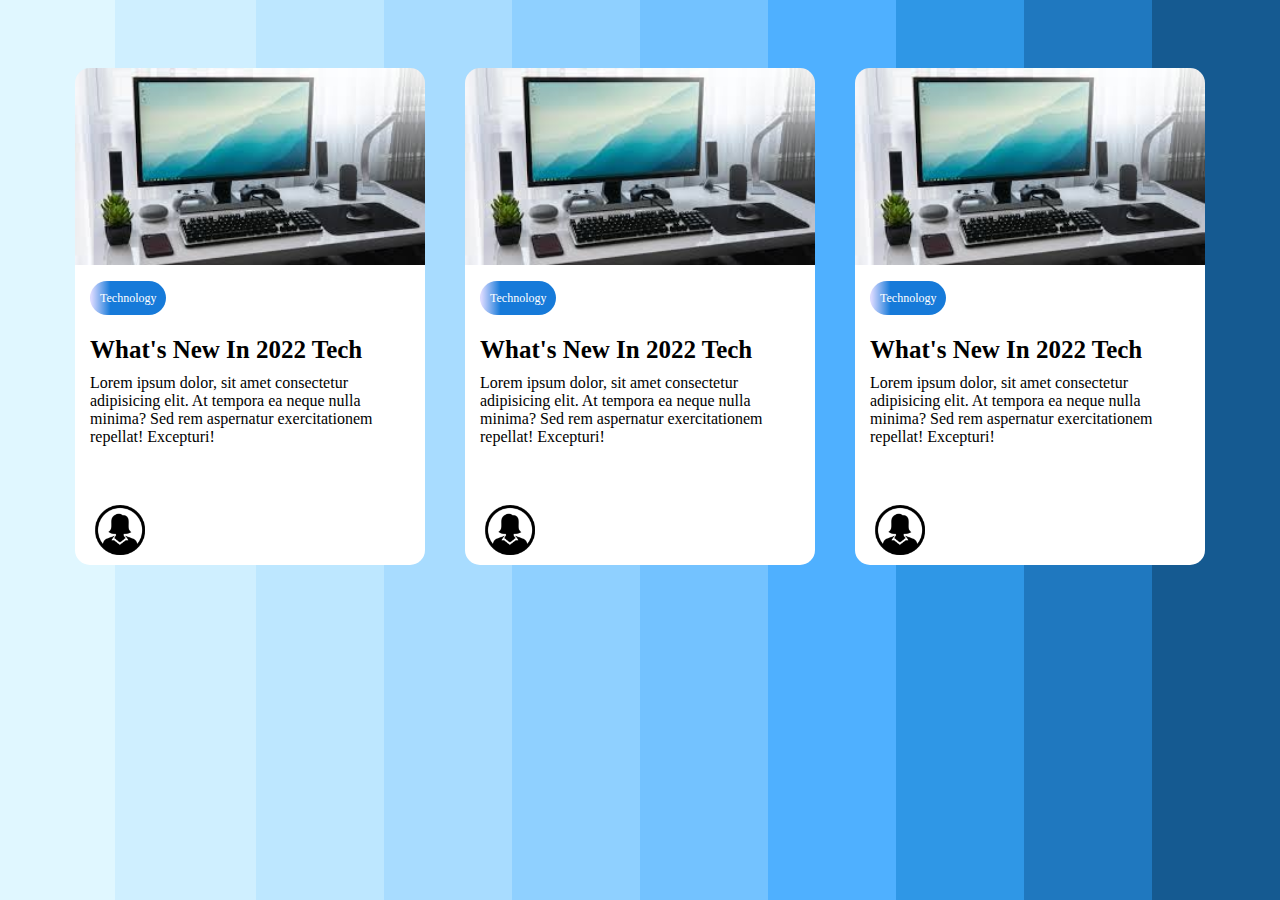
<file: index2.html>
<!DOCTYPE html>
<html lang="en">

<head>
    <meta charset="UTF-8">
    <meta name="viewport" content="width=device-width, initial-scale=1.0">
    <title>Cards</title>
    <link rel="stylesheet" href="style2.css">
</head>

<body>
    <div class="cards">
        <div class="card">
            <img src="[data-uri]"
                alt="">
            <div class="white-section">
                <p class="name">Technology</p>
                <h3>What's New In 2022 Tech</h3>
                <p class="desc">Lorem ipsum dolor, sit amet consectetur adipisicing elit. At tempora ea neque nulla minima? Sed rem aspernatur exercitationem repellat! Excepturi!</p>
                <img src="./images/ppnew.png" alt="">
            </div>
        </div>
         <div class="card">
            <img src="[data-uri]"
                alt="">
            <div class="white-section">
                <p class="name">Technology</p>
                <h3>What's New In 2022 Tech</h3>
                <p class="desc">Lorem ipsum dolor, sit amet consectetur adipisicing elit. At tempora ea neque nulla minima? Sed rem aspernatur exercitationem repellat! Excepturi!</p>
                <img src="./images/ppnew.png" alt="">
            </div>
        </div>
         <div class="card">
            <img src="[data-uri]"
                alt="">
            <div class="white-section">
                <p class="name">Technology</p>
                <h3>What's New In 2022 Tech</h3>
                <p class="desc">Lorem ipsum dolor, sit amet consectetur adipisicing elit. At tempora ea neque nulla minima? Sed rem aspernatur exercitationem repellat! Excepturi!</p>
                <img src="./images/ppnew.png" alt="">
            </div>
        </div>
    </div>

</body>

</html>
</file>
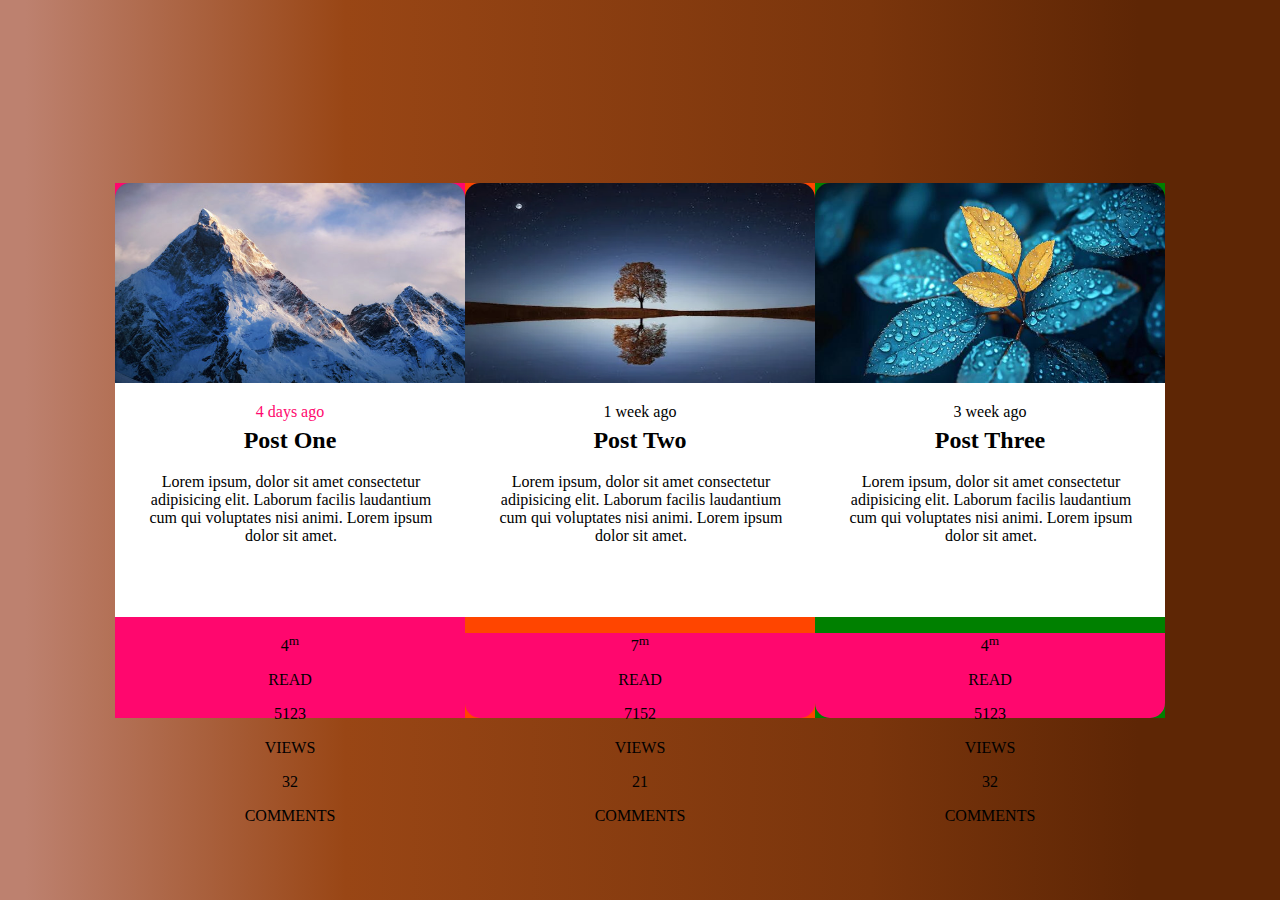
<file: index4.html>
<!DOCTYPE html>
<html lang="en">

<head>
    <meta charset="UTF-8">
    <meta name="viewport" content="width=device-width, initial-scale=1.0">
    <title>Document</title>
    <link rel="stylesheet" href="./css/style4.css">
</head>

<body>
    <div class="main">
        <div class="card" style="background-color: #ff076e;">
            <img src="./images/mountain.jpg" alt="">
            <div class="white-section">
                <p class="time">4 days ago</p>
                <h2>Post One</h2>
                <p class="desc">Lorem ipsum, dolor sit amet consectetur adipisicing elit. Laborum facilis laudantium cum
                    qui
                    voluptates nisi animi. Lorem ipsum dolor sit amet.</p>
            </div>
            <div class="red-section">
                <div>
                    <p class="num">4<sup>m</sup></p>
                    <p>READ</p>
                </div>
                <div>
                    <p>5123</p>
                    <p>VIEWS</p>
                </div>
                <div>
                    <p>32</p>
                    <p>COMMENTS</p>
                </div>
                

            </div>
        </div>
        <div class="card" style="background-color:orangered;">
            <img src="./images/photo3.webp" alt="">
            <div class="white-section">
                <p class="time2">1 week ago</p>
                <h2>Post Two</h2>
                <p class="desc">Lorem ipsum, dolor sit amet consectetur adipisicing elit. Laborum facilis laudantium cum
                    qui
                    voluptates nisi animi. Lorem ipsum dolor sit amet.</p>
            </div>
            <div class="red-section">
                <div>
                    <p class="num">7<sup>m</sup></p>
                    <p>READ</p>
                </div>
                <div>
                    <p>7152</p>
                    <p>VIEWS</p>
                </div>
                <div>
                    <p>21</p>
                    <p>COMMENTS</p>
                </div>
                

            </div>
        </div>
        <div class="card" style="background-color: green;">
            <img src="./images/photo4.jpg" alt="">
            <div class="white-section">
                <p class="time3">3 week ago</p>
                <h2>Post Three</h2>
                <p class="desc">Lorem ipsum, dolor sit amet consectetur adipisicing elit. Laborum facilis laudantium cum
                    qui
                    voluptates nisi animi. Lorem ipsum dolor sit amet.</p>
            </div>
            <div class="red-section">
                <div>
                    <p class="num">4<sup>m</sup></p>
                    <p>READ</p>
                </div>
                <div>
                    <p>5123</p>
                    <p>VIEWS</p>
                </div>
                <div>
                    <p>32</p>
                    <p>COMMENTS</p>
                </div>
                

            </div>
        </div>
    </div>
</body>

</html>
</file>
<file: style2.css>
body {
    background: linear-gradient(to right,
            #e0f7ff 0%, #e0f7ff 9%,
            #cfefff 9%, #cfefff 20%,
            #bde7ff 18%, #bde7ff 30%,
            #a8dcff 30%, #a8dcff 40%,
            #8fd0ff 40%, #8fd0ff 50%,
            #73c2ff 50%, #73c2ff 60%,
            #4fb0ff 60%, #4fb0ff 70%,
            #2f97e6 70%, #2f97e6 80%,
            #1f78bf 80%, #1f78bf 90%,
            #155a91 90%, #155a91 100%);
}

.cards {
    display: flex;
    justify-content: center;  
    gap: 40px;        
}

.cards .card img {
    margin: 60px 0 0 0;
    border-top-left-radius: 15px;
    border-top-right-radius: 15px;
    width: 350px;
}

.cards .card .white-section {
    width: 350px;
    height: 300px;
    background-color: white;
    margin: -4px 0 0 0;
    border-bottom-left-radius: 15px;
    border-bottom-right-radius: 15px;
    position: relative;
}

.cards .card .white-section .name {
    width: 56px;
    height: 14px;
    font-size: 12px;
    padding: 10px;
    background: #d9d9ff;
    background: linear-gradient(90deg, rgba(217, 217, 255, 1) 2%, rgba(22, 122, 217, 1) 27%);
    color: white;
    border-radius: 20px;
    position: absolute;
    top: 4px;
    left: 15px;
}

.cards .card .white-section h3 {
    position: absolute;
    top: 46px;
    left: 15px;
    font-size: 25px;
}

.cards .card .white-section .desc {
    position: absolute;
    top: 93px;
    left: 15px;
    width:330px;
    text-align: start;
}

.cards .card .white-section img{
    width:50px;
    height:50px;
    position: absolute;
    top:180px;
    left:20px;
}
</file>
<file: css/style4.css>
body {
    margin: 0;
    padding: 0;
}

.main {
    background: #bd816f;
    background: linear-gradient(90deg, rgba(189, 129, 111, 1) 2%, rgba(153, 70, 21, 1) 27%, rgba(122, 53, 12, 1) 68%, rgba(94, 38, 5, 1) 89%);
    width: 100vw;
    height: 100vh;
}
.main{
    display: flex;
    justify-content: center;
    align-items: center;
}

.card img{
    width:350px;
    height:200px;
    border-top-left-radius:15px;
    border-top-right-radius:15px;
    
}

.card .white-section{
    width:350px;
    height:250px;
    background-color:white;
    margin-top: -20px;
    padding-top: 20px; 
    box-sizing: border-box;
}

.card .white-section h2,p{
    text-align: center;
}
.card .white-section .desc{
    width:300px;
    margin-left: 26px;
}
.card .white-section h2{
    margin-top:-10px;
}
.card .white-section .time{
    color:#ff076e;
}

.card .red-section{
    width:350px;
    height:85px;
    background-color:#ff076e;
    border-bottom-left-radius:15px;
    border-bottom-right-radius:15px;
}
</file>
